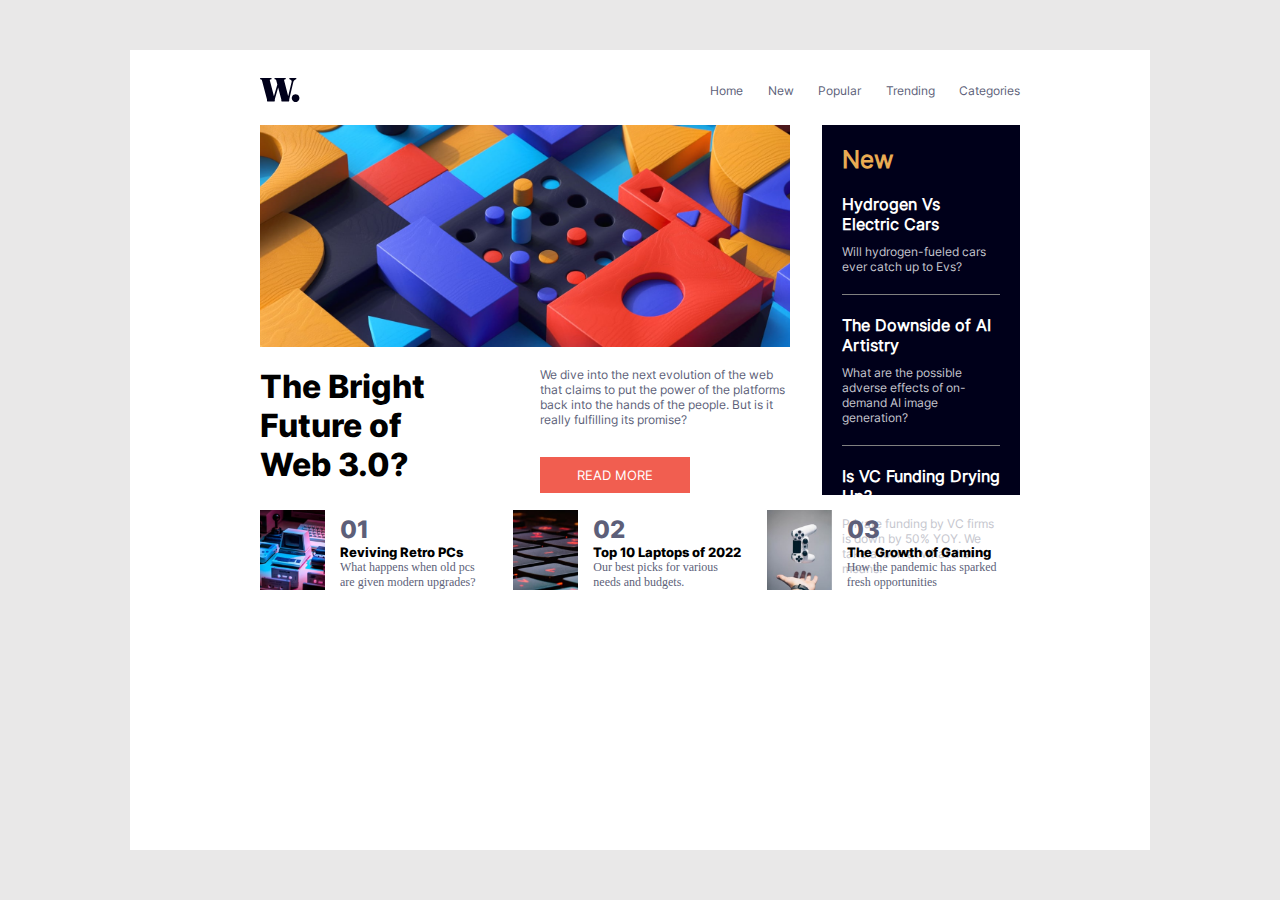
<file: index.html>
<!DOCTYPE html>
<html>
    <head>
        <link rel="stylesheet" href="news-homepage.css">
    </head>


    <body>


        <div class="news-container">

            <div class="top-section">
                
                <div class="top-section-left">
                    <img src="images\logo.svg" alt="">
                </div>
                
                <div class="top-section-right">
                    <div class="tsr-text">Home</div>
                    <div class="tsr-text">New</div>
                    <div class="tsr-text">Popular</div>
                    <div class="tsr-text">Trending</div>
                    <div class="tsr-text">Categories</div>
                </div>
            
            </div>
            
            
            <div class="middle-section">
                
                
                <div class="middle-section-left">
                    
                    <div class="msl-top">
                        <img src="images\image-web-3-desktop.jpg" alt="">
                    </div>
                    
                    <div class="msl-bottom">
                        <div class="mslb-left">
                            <h1>The Bright Future of Web 3.0?</h1>
                        </div>
                        
                        
                        <div class="mslb-right">
                            <div class="mslb-right-div1">
                                <p>We dive into the next evolution of the web that claims to put the power of the platforms back into the hands of the people. But is it really fulfilling its promise?</p>
                            </div>
                            <div class="mslb-right-div2">
                                <button>READ MORE</button>
                            </div>
                        </div>
                    
                    
                    </div>
                
                </div>
                
                
                <div class="middle-section-right">
                    
                    <h2 class="new">New</h2>

                    <div class="middle-section-right-div">
                        <h4>Hydrogen Vs Electric Cars</h4>
                        <p>Will hydrogen-fueled cars ever catch up to Evs?</p>
                    </div>
                    
                    <div class="middle-section-right-div">
                        <h4>The Downside of AI Artistry</h4>
                        <p>What are the possible adverse effects of on-demand AI image generation?</p>
                    </div>
                    
                    <div class="middle-section-right-div-ex">
                        <h4>Is VC Funding Drying Up?</h4>
                        <p>Private funding by VC firms is down by 50% YOY. We take a look at what that means.</p>
                    </div>
                
                </div>
            
            
            </div>
            
            
            <div class="bottom-section">
                
                <div class="bottom-section-div">
                    
                    <div class="bsd-left">
                        <img src="images\image-retro-pcs.jpg" alt="">
                    </div>
                    
                    <div class="bsd-right">
                        <h2>01</h2>
                        <h5>Reviving Retro PCs</h5>
                        <p>What happens when old pcs are given modern upgrades?</p>
                    </div>
                
                </div>
                
                
                <div class="bottom-section-div">
                                        
                    <div class="bsd-left">
                        <img src="images\image-top-laptops.jpg" alt="">
                    </div>
                    
                    <div class="bsd-right">
                        <h2>02</h2>
                        <h5>Top 10 Laptops of 2022</h5>
                        <p>Our best picks for various needs and budgets.</p>
                    </div>
                
                </div>
                
                
                <div class="bottom-section-div">
                                        
                    <div class="bsd-left">
                        <img src="images\image-gaming-growth.jpg" alt="">
                    </div>
                    
                    <div class="bsd-right">
                        <h2>03</h2>
                        <h5>The Growth of Gaming</h5>
                        <p>How the pandemic has sparked fresh opportunities</p>
                    </div>
                
                </div>
            
            </div>
        
        
        </div>


    </body>
</html>
</file>
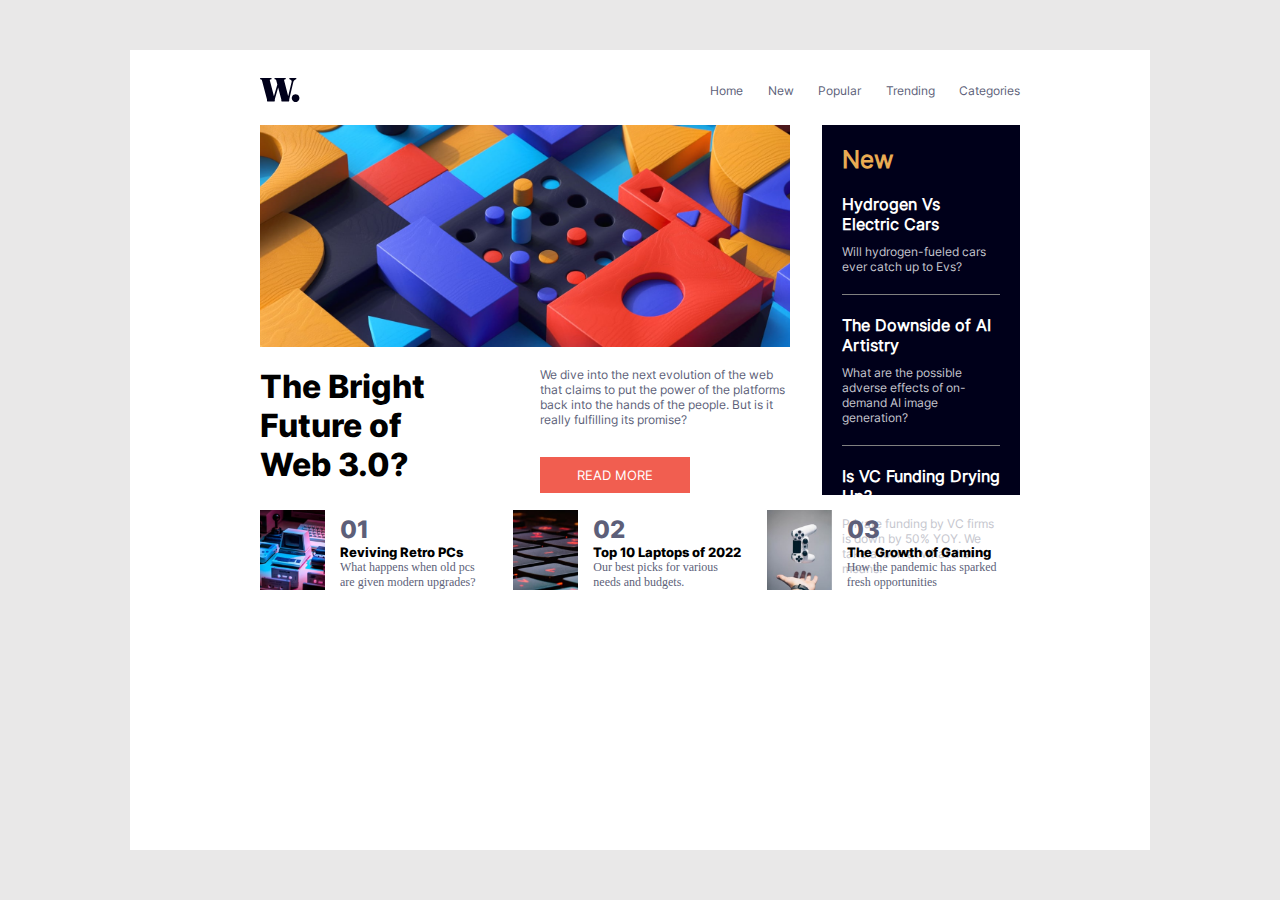
<file: news-homepage.html>
<!DOCTYPE html>
<html>
    <head>
        <link rel="stylesheet" href="news-homepage.css">
    </head>


    <body>


        <div class="news-container">

            <div class="top-section">
                
                <div class="top-section-left">
                    <img src="images\logo.svg" alt="">
                </div>
                
                <div class="top-section-right">
                    <div class="tsr-text">Home</div>
                    <div class="tsr-text">New</div>
                    <div class="tsr-text">Popular</div>
                    <div class="tsr-text">Trending</div>
                    <div class="tsr-text">Categories</div>
                </div>
            
            </div>
            
            
            <div class="middle-section">
                
                
                <div class="middle-section-left">
                    
                    <div class="msl-top">
                        <img src="images\image-web-3-desktop.jpg" alt="">
                    </div>
                    
                    <div class="msl-bottom">
                        <div class="mslb-left">
                            <h1>The Bright Future of Web 3.0?</h1>
                        </div>
                        
                        
                        <div class="mslb-right">
                            <div class="mslb-right-div1">
                                <p>We dive into the next evolution of the web that claims to put the power of the platforms back into the hands of the people. But is it really fulfilling its promise?</p>
                            </div>
                            <div class="mslb-right-div2">
                                <button>READ MORE</button>
                            </div>
                        </div>
                    
                    
                    </div>
                
                </div>
                
                
                <div class="middle-section-right">
                    
                    <h2 class="new">New</h2>

                    <div class="middle-section-right-div">
                        <h4>Hydrogen Vs Electric Cars</h4>
                        <p>Will hydrogen-fueled cars ever catch up to Evs?</p>
                    </div>
                    
                    <div class="middle-section-right-div">
                        <h4>The Downside of AI Artistry</h4>
                        <p>What are the possible adverse effects of on-demand AI image generation?</p>
                    </div>
                    
                    <div class="middle-section-right-div-ex">
                        <h4>Is VC Funding Drying Up?</h4>
                        <p>Private funding by VC firms is down by 50% YOY. We take a look at what that means.</p>
                    </div>
                
                </div>
            
            
            </div>
            
            
            <div class="bottom-section">
                
                <div class="bottom-section-div">
                    
                    <div class="bsd-left">
                        <img src="images\image-retro-pcs.jpg" alt="">
                    </div>
                    
                    <div class="bsd-right">
                        <h2>01</h2>
                        <h5>Reviving Retro PCs</h5>
                        <p>What happens when old pcs are given modern upgrades?</p>
                    </div>
                
                </div>
                
                
                <div class="bottom-section-div">
                                        
                    <div class="bsd-left">
                        <img src="images\image-top-laptops.jpg" alt="">
                    </div>
                    
                    <div class="bsd-right">
                        <h2>02</h2>
                        <h5>Top 10 Laptops of 2022</h5>
                        <p>Our best picks for various needs and budgets.</p>
                    </div>
                
                </div>
                
                
                <div class="bottom-section-div">
                                        
                    <div class="bsd-left">
                        <img src="images\image-gaming-growth.jpg" alt="">
                    </div>
                    
                    <div class="bsd-right">
                        <h2>03</h2>
                        <h5>The Growth of Gaming</h5>
                        <p>How the pandemic has sparked fresh opportunities</p>
                    </div>
                
                </div>
            
            </div>
        
        
        </div>


    </body>
</html>
</file>
<file: news-homepage.css>
@font-face {
    font-family: "Inter-bold";
    src: url(fonts/static/Inter-Bold.ttf);
}
@font-face {
    font-family: "Inter-extra-bold";
    src: url(fonts/static/Inter-ExtraBold.ttf);
}
@font-face {
    font-family: "Inter-regular";
    src: url(fonts/static/Inter-Regular.ttf);
}
@font-face {
    font-family: "Inter-variablefont";
    src: url(fonts/Inter-VariableFont_slnt\,wght.ttf);
}


*{
    margin: 0;
    padding: 0;
}
body{
    background-color: rgb(233, 232, 232);
}
.news-container{
    background-color: white;
    position: absolute;
    top: 50px;
    bottom: 50px;
    left: 130px;
    right: 130px;
    padding-left: 130px;
    padding-right: 130px;
    padding-bottom: 10px;
    padding-top: 20px;
    box-shadow: 0, 0, 5px rgba(0, 0, 0, 0.3);
}
.top-section{
    display: flex;
}
.top-section-left{
    display: flex;
    flex-direction: row;
    justify-content: start;
    align-items: center;
    width: 450px;
}
.top-section-left img{
    width: 40px;
    height: 40px;
    object-fit: contain;
}
.top-section-right{
    display: flex;
    flex-direction: row;
    justify-content: space-between;
    align-items: center;
    flex: 1;
}
.tsr-text{
    font-family: Inter-regular;
    color: hsl(236, 13%, 42%);
    font-size: 12px;
}
.tsr-text:hover{
    cursor: pointer;
    color: hsl(5, 85%, 63%);
}


.middle-section{
    display: flex;
    flex-direction: row;
    height: 370px;
    margin-top: 15px;
}
.middle-section-left{
    display: flex;
    flex-direction: column;
    width: 530px;
}
.msl-top{
    flex: 1;
    margin-bottom: 20px;
}
.msl-top img{
    height: 100%;
    width: 100%;
    object-fit: cover;
}
.msl-bottom{
    flex: 1;
    display: flex;
    flex-direction: row;
}
.mslb-left{
    display: flex;
    flex-direction: column;
}
.mslb-left h1{
    font-family: Inter-extra-bold;
    max-width: 220px;
}
.mslb-right{
    display: flex;
    flex-direction: column;
    margin-left: 84px;
}
.mslb-right-div1{
    display: flex;
    flex-direction: column;
    max-width: 280px;
}
.mslb-right-div1 p{
    font-size: 12px;
    font-family: Inter-regular;
    color: hsl(236, 13%, 42%);
}
.mslb-right-div2{
    margin-top: 30px;
}
.mslb-right-div2 button{
    background-color: hsl(5, 85%, 63%);
    color: white;
    width: 150px;
    font-family: Inter-regular;
    padding-top: 10px;
    padding-bottom: 10px;
    padding-left: 15px;
    padding-right: 15px;
    border-style: none;
}
.mslb-right-div2 button:hover{
    cursor: pointer;
    background-color: hsl(240, 100%, 5%);
}
.middle-section-right{
    background-color: hsl(240, 100%, 5%);
    flex: 1;
    margin-left: 32px;
    padding-top: 20px;
    padding-left: 20px;
    padding-right: 20px;
    display: flex;
    flex-direction: column;
}
.new{
    font-family: Inter-regular;
    color: hsl(35, 77%, 62%);
}
.middle-section-right-div{
    display: flex;
    flex-direction: column;
    padding-top: 20px;
    padding-bottom: 20px;
    border-bottom-width: 1px;
    border-bottom-style: solid;
    border-bottom-color: gray;
}
.middle-section-right-div h4{
    font-family: Inter-regular;
    color: white;
    margin-bottom: 10px;
}
.middle-section-right-div h4:hover{
    cursor: pointer;
    color: hsl(35, 77%, 62%);;
}
.middle-section-right-div p{
    font-size: 12px;
    font-family: Inter-regular;
    color: hsl(233, 8%, 79%);;
}
.middle-section-right-div-ex{
    display: flex;
    flex-direction: column;
    padding-top: 20px;
    padding-bottom: 20px;
}
.middle-section-right-div-ex h4{
    font-family: Inter-regular;
    color: white;
    margin-bottom: 10px;
}
.middle-section-right-div-ex h4:hover{
    cursor: pointer;
    color: hsl(35, 77%, 62%);;
}
.middle-section-right-div-ex p{
    font-size: 12px;
    font-family: Inter-regular;
    color: hsl(233, 8%, 79%);;
}


.bottom-section{
    margin-top: 15px;
    display: flex;
    flex-direction: row;
}
.bottom-section-div{
    flex: 1;
    display: flex;
    flex-direction: row;
}
.bsd-left{
    height: 80px;
    width: 65px;
}
.bsd-left img{
    width: 100%;
    height: 100%;
    object-fit: cover;
}
.bsd-right{
    flex: 1;
    display: flex;
    flex-direction: column;
    padding-top: 5px;
    margin-left: 15px;
}
.bsd-right h2{
    font-family: Inter-extra-bold;
    color: hsl(236, 13%, 42%);
}
.bsd-right h5{
    font-family: Inter-regular;
    font-family: Inter-extra-bold;
}
.bsd-right h5:hover{
    cursor: pointer;
    color: hsl(5, 85%, 63%);
}
.bsd-right p{
    max-width: 150px;
    color: hsl(236, 13%, 42%);
    font-size: 12px;
}
</file>
